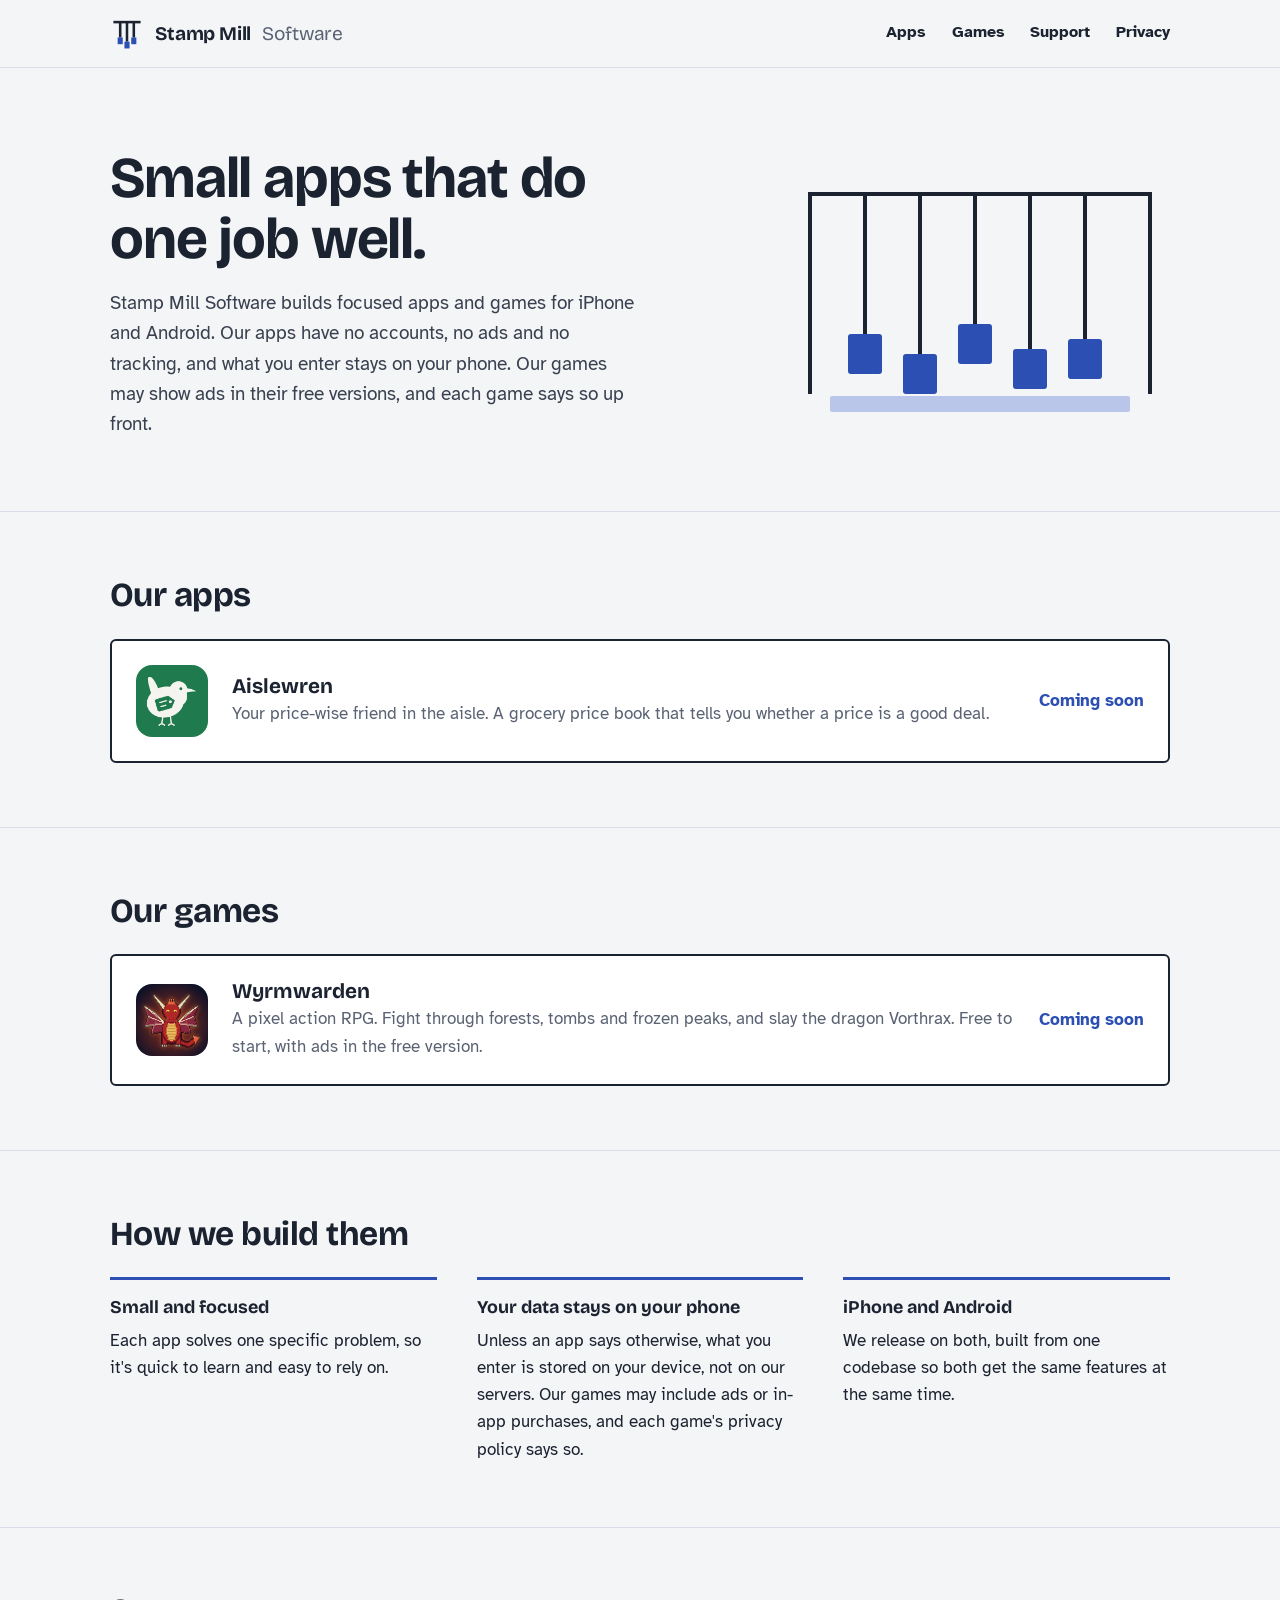
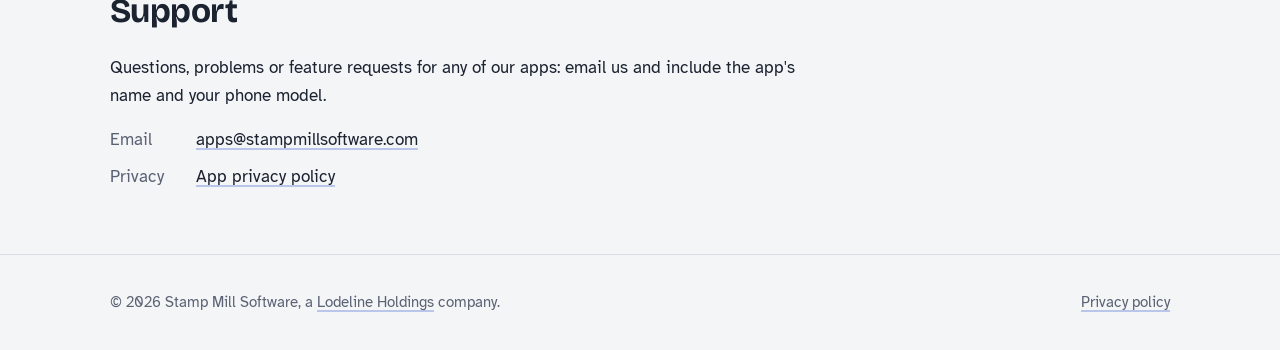
<file: index.html>
<!DOCTYPE html>
<html lang="en">
<head>
<meta charset="utf-8">
<meta name="viewport" content="width=device-width, initial-scale=1">
<title>Stamp Mill Software</title>
  <link rel="canonical" href="https://stampmillsoftware.com/">
<meta name="description" content="Stamp Mill Software builds small, private, useful apps for iPhone and Android, starting with Aislewren, a grocery price book.">
<link rel="icon" href="favicon.svg" type="image/svg+xml">
<link rel="stylesheet" href="/fonts.css">
<link rel="stylesheet" href="styles.css">
</head>
<body>
<header class="site-header">
  <div class="wrap">
    <a class="brand" href="/" aria-current="page">
      <svg class="mark" viewBox="0 0 40 40" aria-hidden="true"><path class="frame" d="M4 6h32"/><line class="stem" x1="12" y1="6" x2="12" y2="24"/><line class="stem" x1="20" y1="6" x2="20" y2="29"/><line class="stem" x1="28" y1="6" x2="28" y2="24"/><rect class="shoe" x="9" y="24" width="6" height="8"/><rect class="shoe" x="17" y="29" width="6" height="8"/><rect class="shoe" x="25" y="24" width="6" height="8"/></svg>
      Stamp Mill <span>Software</span>
    </a>
    <nav class="site-nav" aria-label="Main">
      <a href="#apps">Apps</a>
      <a href="#games">Games</a>
      <a href="#support">Support</a>
      <a href="privacy.html">Privacy</a>
    </nav>
  </div>
</header>

<main>
  <div class="hero">
    <div class="wrap">
      <div>
        <h1>Small apps that do one job well.</h1>
        <p>Stamp Mill Software builds focused apps and games for iPhone and Android. Our apps have no accounts, no ads and no tracking, and what you enter stays on your phone. Our games may show ads in their free versions, and each game says so up front.</p>
      </div>
      <svg class="battery" viewBox="0 0 380 260" role="img" aria-label="A five-stamp mill, our namesake">
        <path class="beam" d="M20 230V30h340v200"/>
        <g class="stamp"><line x1="75" y1="30" x2="75" y2="170"/><rect x="58" y="170" width="34" height="40" rx="3"/></g>
        <g class="stamp"><line x1="130" y1="30" x2="130" y2="190"/><rect x="113" y="190" width="34" height="40" rx="3"/></g>
        <g class="stamp"><line x1="185" y1="30" x2="185" y2="160"/><rect x="168" y="160" width="34" height="40" rx="3"/></g>
        <g class="stamp"><line x1="240" y1="30" x2="240" y2="185"/><rect x="223" y="185" width="34" height="40" rx="3"/></g>
        <g class="stamp"><line x1="295" y1="30" x2="295" y2="175"/><rect x="278" y="175" width="34" height="40" rx="3"/></g>
        <rect class="bed" x="40" y="232" width="300" height="16" rx="2"/>
      </svg>
    </div>
  </div>

  <section id="apps">
    <div class="wrap">
      <h2>Our apps</h2>
      <ul class="app-list">
        <li>
          <a class="app-card" href="aislewren.html">
            <img src="aislewren-icon.png" width="72" height="72" alt="">
            <span>
              <strong>Aislewren</strong>
              <span class="tag">Your price-wise friend in the aisle. A grocery price book that tells you whether a price is a good deal.</span>
            </span>
            <span class="status">Coming soon</span>
          </a>
        </li>
      </ul>
    </div>
  </section>

  <section id="games">
    <div class="wrap">
      <h2>Our games</h2>
      <ul class="app-list">
        <li>
          <a class="app-card" href="wyrmwarden.html">
            <img src="wyrmwarden-icon.png" width="72" height="72" alt="">
            <span>
              <strong>Wyrmwarden</strong>
              <span class="tag">A pixel action RPG. Fight through forests, tombs and frozen peaks, and slay the dragon Vorthrax. Free to start, with ads in the free version.</span>
            </span>
            <span class="status">Coming soon</span>
          </a>
        </li>
      </ul>
    </div>
  </section>

  <section>
    <div class="wrap">
      <h2>How we build them</h2>
      <div class="principles">
        <div>
          <h3>Small and focused</h3>
          <p>Each app solves one specific problem, so it's quick to learn and easy to rely on.</p>
        </div>
        <div>
          <h3>Your data stays on your phone</h3>
          <p>Unless an app says otherwise, what you enter is stored on your device, not on our servers. Our games may include ads or in-app purchases, and each game's privacy policy says so.</p>
        </div>
        <div>
          <h3>iPhone and Android</h3>
          <p>We release on both, built from one codebase so both get the same features at the same time.</p>
        </div>
      </div>
    </div>
  </section>

  <section id="support" class="contact">
    <div class="wrap">
      <h2>Support</h2>
      <p>Questions, problems or feature requests for any of our apps: email us and include the app's name and your phone model.</p>
      <dl>
        <dt>Email</dt>
        <dd><a href="mailto:apps@stampmillsoftware.com">apps@stampmillsoftware.com</a></dd>
        <dt>Privacy</dt>
        <dd><a href="privacy.html">App privacy policy</a></dd>
      </dl>
    </div>
  </section>
</main>

<footer class="site-footer">
  <div class="wrap">
    <span>© 2026 Stamp Mill Software, a <a href="https://lodelineholdings.com/">Lodeline Holdings</a> company.</span>
    <span><a href="privacy.html">Privacy policy</a></span>
  </div>
</footer>
</body>
</html>
</file>
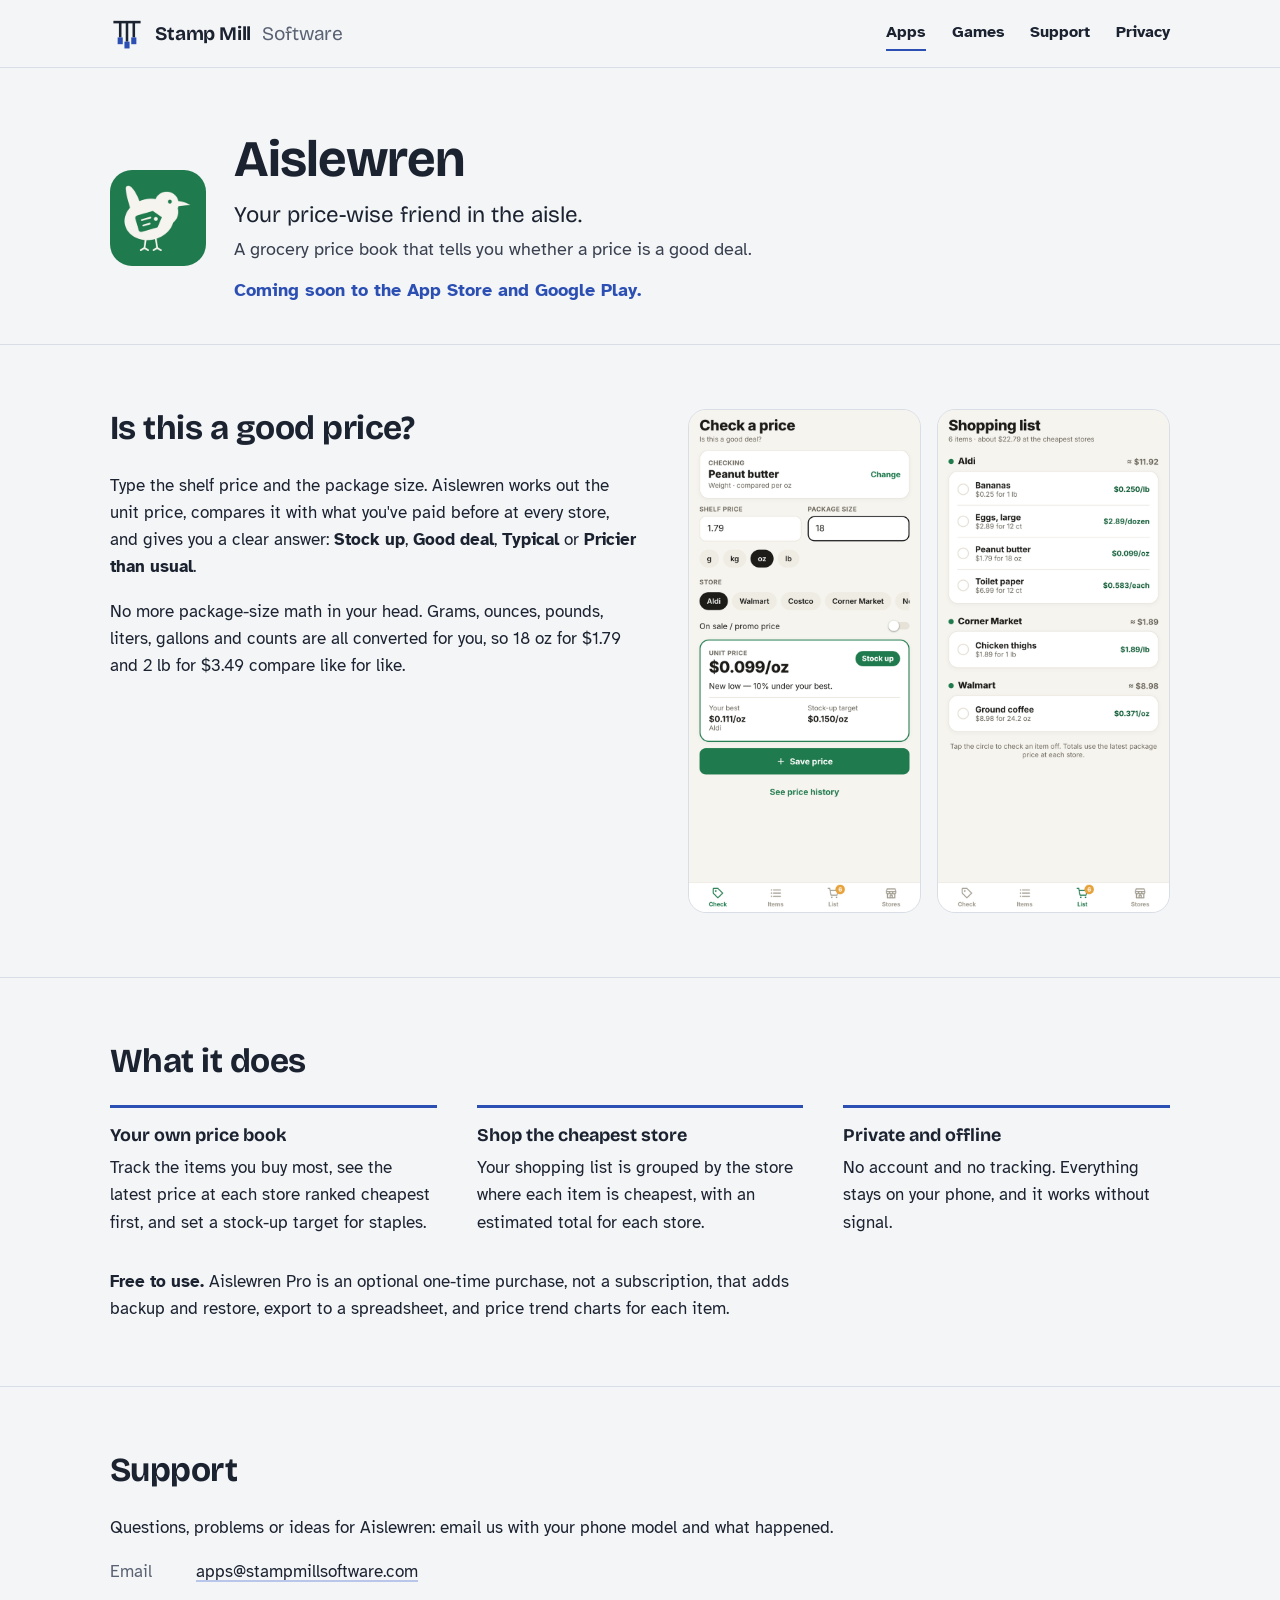
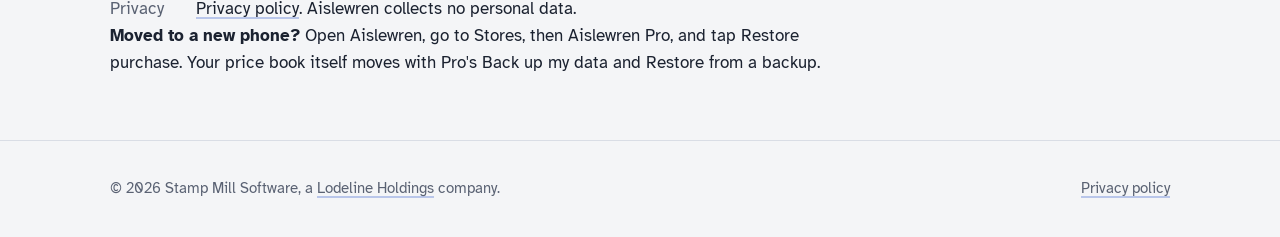
<file: aislewren.html>
<!DOCTYPE html>
<html lang="en">
<head>
<meta charset="utf-8">
<meta name="viewport" content="width=device-width, initial-scale=1">
<title>Aislewren · Stamp Mill Software</title>
  <link rel="canonical" href="https://stampmillsoftware.com/aislewren.html">
<meta name="description" content="Aislewren, your price-wise friend in the aisle: a private, offline grocery price book. Type the shelf price and size, and see in seconds whether it&#39;s a good deal.">
<link rel="icon" href="favicon.svg" type="image/svg+xml">
<link rel="stylesheet" href="/fonts.css">
<link rel="stylesheet" href="styles.css">
</head>
<body>
<header class="site-header">
  <div class="wrap">
    <a class="brand" href="/">
      <svg class="mark" viewBox="0 0 40 40" aria-hidden="true"><path class="frame" d="M4 6h32"/><line class="stem" x1="12" y1="6" x2="12" y2="24"/><line class="stem" x1="20" y1="6" x2="20" y2="29"/><line class="stem" x1="28" y1="6" x2="28" y2="24"/><rect class="shoe" x="9" y="24" width="6" height="8"/><rect class="shoe" x="17" y="29" width="6" height="8"/><rect class="shoe" x="25" y="24" width="6" height="8"/></svg>
      Stamp Mill <span>Software</span>
    </a>
    <nav class="site-nav" aria-label="Main">
      <a href="/#apps" aria-current="page">Apps</a>
      <a href="/#games">Games</a>
      <a href="/#support">Support</a>
      <a href="privacy.html">Privacy</a>
    </nav>
  </div>
</header>

<main>
  <div class="page-head app-head">
    <div class="wrap">
      <img class="app-icon" src="aislewren-icon.png" width="96" height="96" alt="Aislewren app icon: a wren carrying a price tag">
      <div>
        <h1>Aislewren</h1>
        <p class="slogan">Your price-wise friend in the aisle.</p>
        <p>A grocery price book that tells you whether a price is a good deal.</p>
        <p class="status-line">Coming soon to the App Store and Google Play.</p>
      </div>
    </div>
  </div>

  <section>
    <div class="wrap app-intro">
      <div>
        <h2>Is this a good price?</h2>
        <p>Type the shelf price and the package size. Aislewren works out the unit price, compares it with what you've paid before at every store, and gives you a clear answer: <strong>Stock up</strong>, <strong>Good deal</strong>, <strong>Typical</strong> or <strong>Pricier than usual</strong>.</p>
        <p>No more package-size math in your head. Grams, ounces, pounds, liters, gallons and counts are all converted for you, so 18 oz for $1.79 and 2 lb for $3.49 compare like for like.</p>
      </div>
      <div class="phones">
        <img src="aislewren-check.png" width="330" height="717" alt="Aislewren checking a price for peanut butter: $0.099 per ounce, marked Stock up">
        <img src="aislewren-list.png" width="330" height="717" alt="Aislewren shopping list grouped by the store where each item is cheapest">
      </div>
    </div>
  </section>

  <section>
    <div class="wrap">
      <h2>What it does</h2>
      <div class="principles">
        <div>
          <h3>Your own price book</h3>
          <p>Track the items you buy most, see the latest price at each store ranked cheapest first, and set a stock-up target for staples.</p>
        </div>
        <div>
          <h3>Shop the cheapest store</h3>
          <p>Your shopping list is grouped by the store where each item is cheapest, with an estimated total for each store.</p>
        </div>
        <div>
          <h3>Private and offline</h3>
          <p>No account and no tracking. Everything stays on your phone, and it works without signal.</p>
        </div>
      </div>
      <p class="pro-note"><strong>Free to use.</strong> Aislewren Pro is an optional one-time purchase, not a subscription, that adds backup and restore, export to a spreadsheet, and price trend charts for each item.</p>
    </div>
  </section>

  <section id="support" class="contact">
    <div class="wrap">
      <h2>Support</h2>
      <p>Questions, problems or ideas for Aislewren: email us with your phone model and what happened.</p>
      <dl>
        <dt>Email</dt>
        <dd><a href="mailto:apps@stampmillsoftware.com">apps@stampmillsoftware.com</a></dd>
        <dt>Privacy</dt>
        <dd><a href="privacy.html">Privacy policy</a>. Aislewren collects no personal data.</dd>
      </dl>
      <p class="pro-note"><strong>Moved to a new phone?</strong> Open Aislewren, go to Stores, then Aislewren Pro, and tap Restore purchase. Your price book itself moves with Pro's Back up my data and Restore from a backup.</p>
    </div>
  </section>
</main>

<footer class="site-footer">
  <div class="wrap">
    <span>© 2026 Stamp Mill Software, a <a href="https://lodelineholdings.com/">Lodeline Holdings</a> company.</span>
    <span><a href="privacy.html">Privacy policy</a></span>
  </div>
</footer>
</body>
</html>
</file>
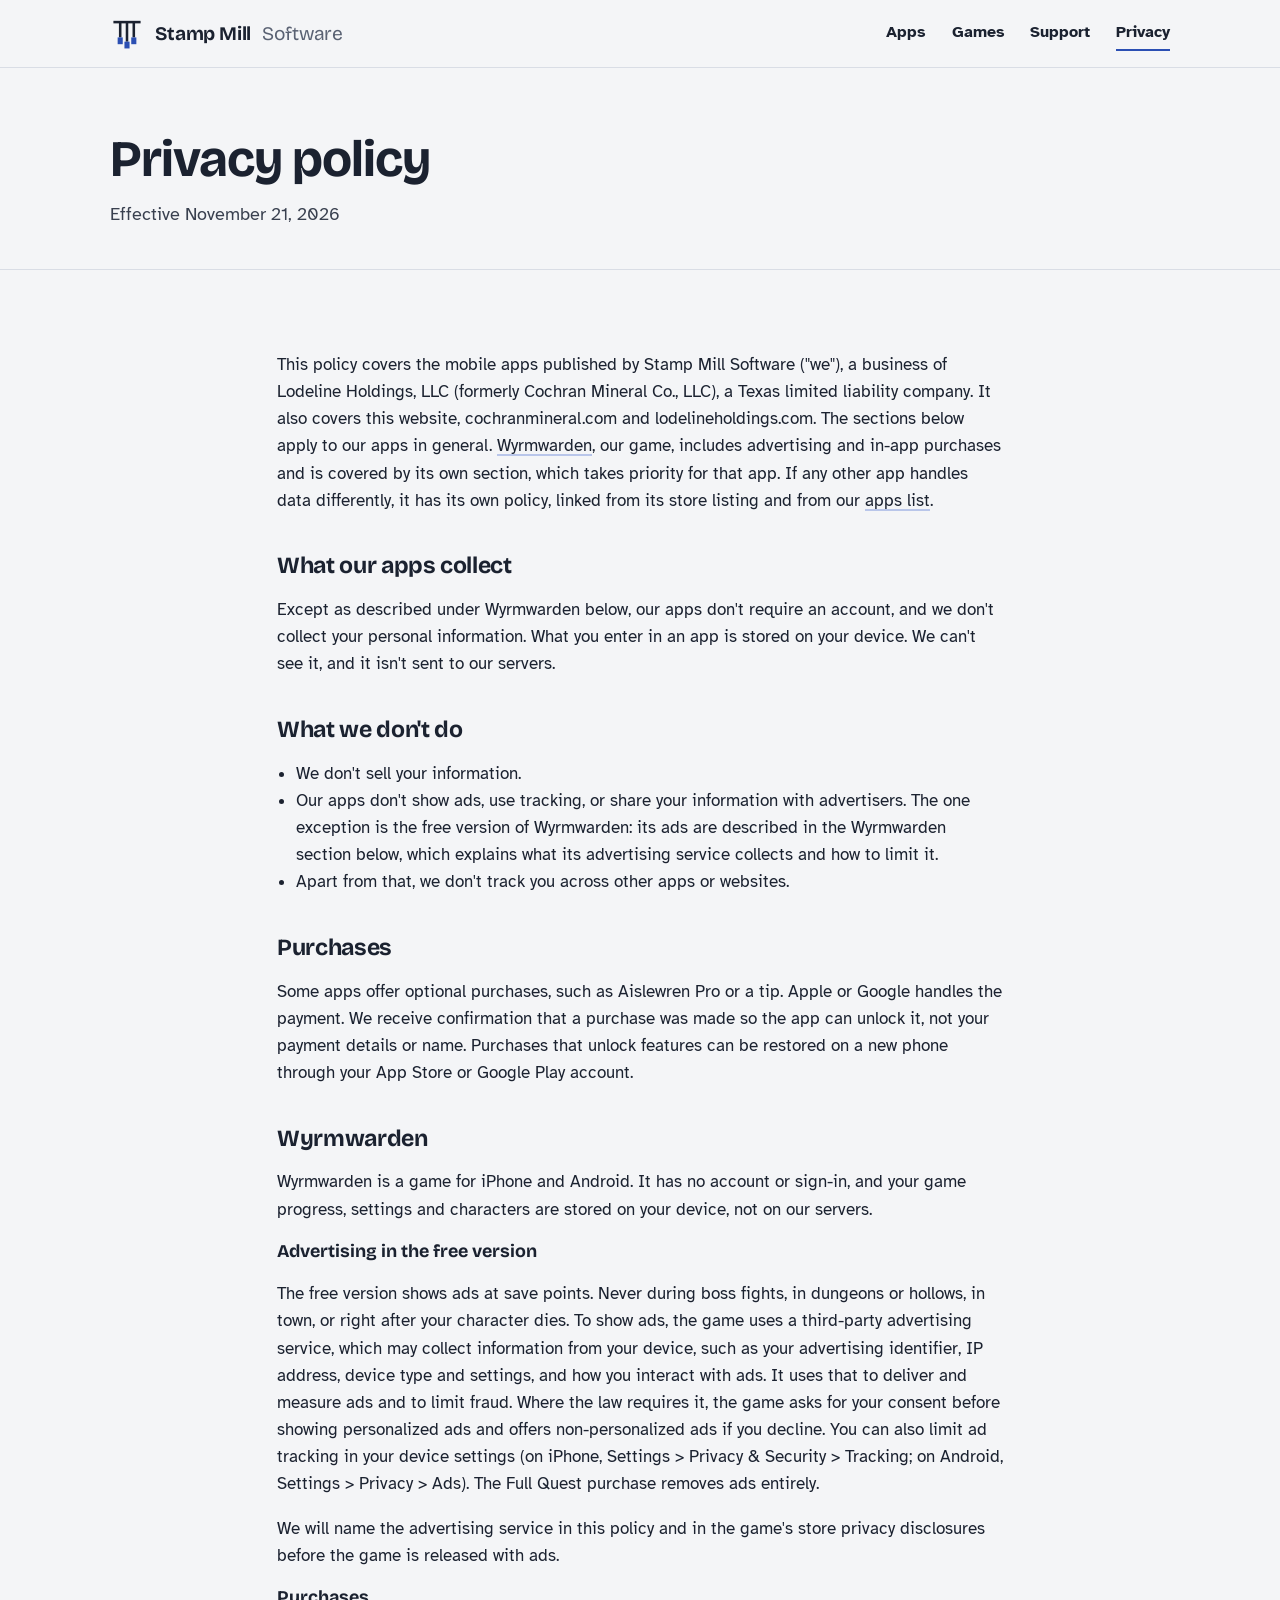
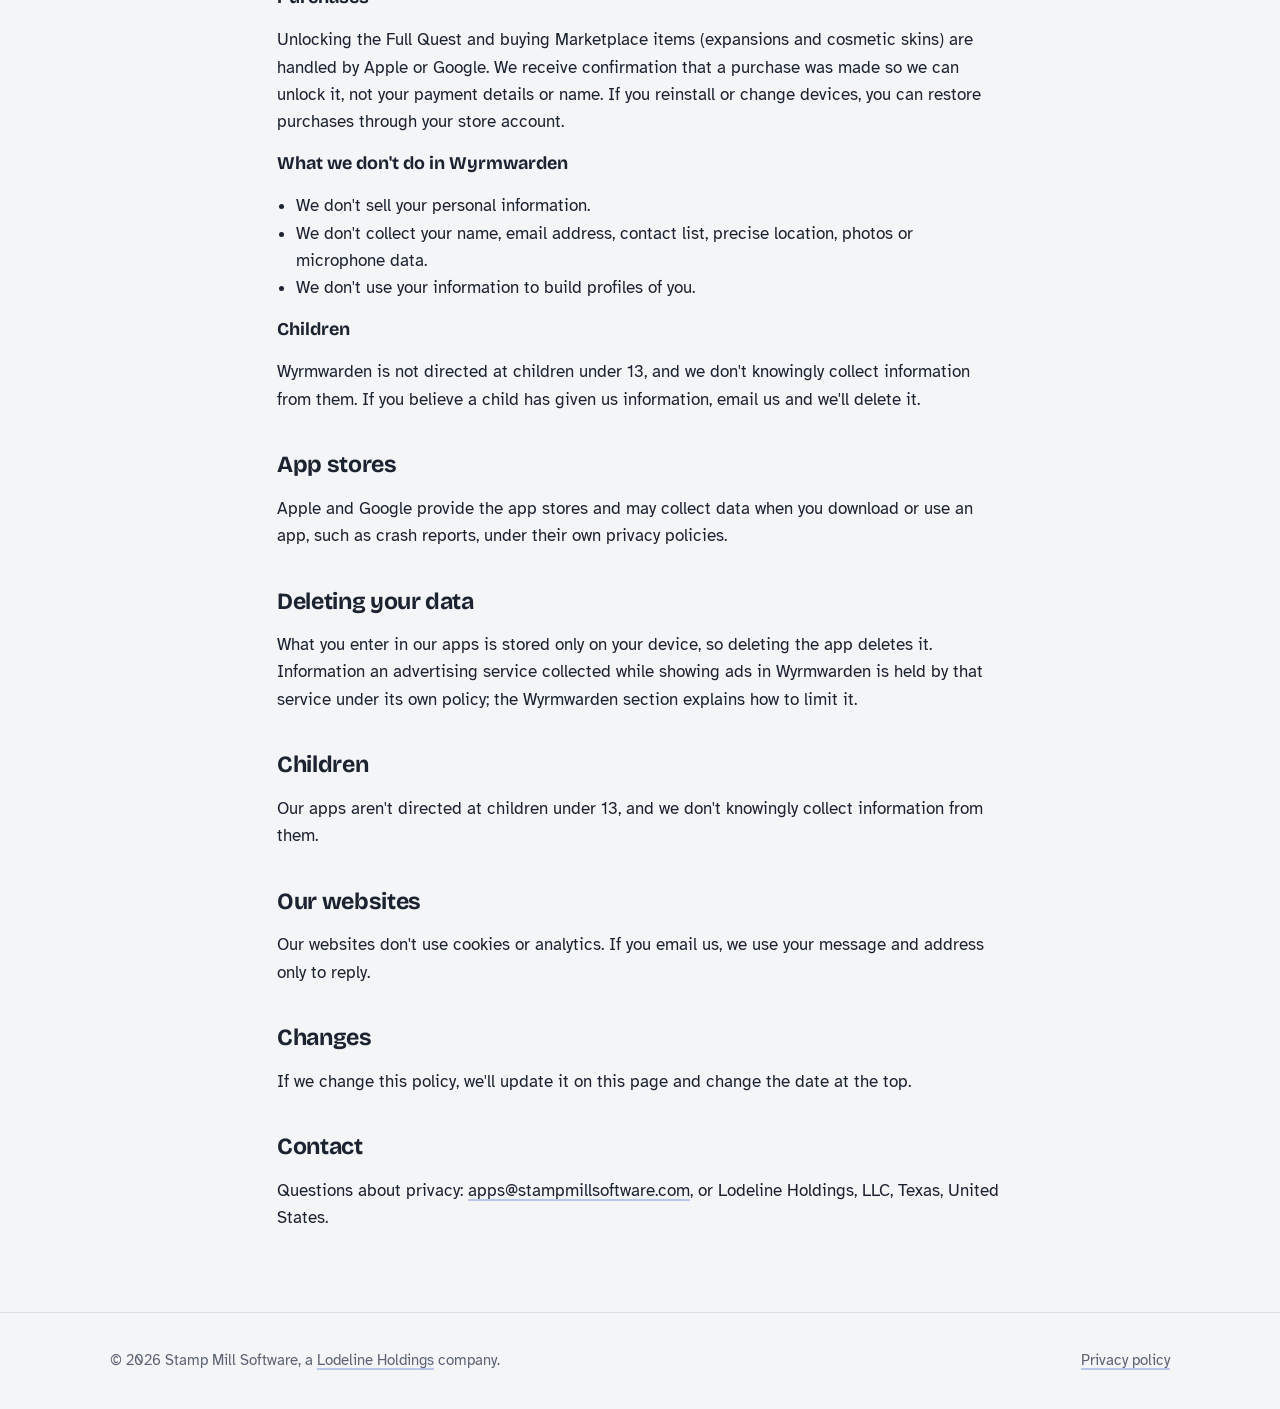
<file: privacy.html>
<!DOCTYPE html>
<html lang="en">
<head>
<meta charset="utf-8">
<meta name="viewport" content="width=device-width, initial-scale=1">
<title>Privacy policy · Stamp Mill Software</title>
  <link rel="canonical" href="https://stampmillsoftware.com/privacy.html">
<meta name="description" content="Privacy policy for apps, games and websites from Stamp Mill Software, Cochran Mineral Company and Lodeline Holdings.">
<link rel="icon" href="favicon.svg" type="image/svg+xml">
<link rel="stylesheet" href="/fonts.css">
<link rel="stylesheet" href="styles.css">
</head>
<body>
<header class="site-header">
  <div class="wrap">
    <a class="brand" href="/">
      <svg class="mark" viewBox="0 0 40 40" aria-hidden="true"><path class="frame" d="M4 6h32"/><line class="stem" x1="12" y1="6" x2="12" y2="24"/><line class="stem" x1="20" y1="6" x2="20" y2="29"/><line class="stem" x1="28" y1="6" x2="28" y2="24"/><rect class="shoe" x="9" y="24" width="6" height="8"/><rect class="shoe" x="17" y="29" width="6" height="8"/><rect class="shoe" x="25" y="24" width="6" height="8"/></svg>
      Stamp Mill <span>Software</span>
    </a>
    <nav class="site-nav" aria-label="Main">
      <a href="/#apps">Apps</a>
      <a href="/#games">Games</a>
      <a href="/#support">Support</a>
      <a href="privacy.html" aria-current="page">Privacy</a>
    </nav>
  </div>
</header>

<main>
  <div class="page-head">
    <div class="wrap">
      <h1>Privacy policy</h1>
      <p class="effective">Effective November 21, 2026</p>
    </div>
  </div>

  <section>
    <div class="wrap policy">
      <p>This policy covers the mobile apps published by Stamp Mill Software ("we"), a business of Lodeline Holdings, LLC (formerly Cochran Mineral Co., LLC), a Texas limited liability company. It also covers this website, cochranmineral.com and lodelineholdings.com. The sections below apply to our apps in general. <a href="#wyrmwarden">Wyrmwarden</a>, our game, includes advertising and in-app purchases and is covered by its own section, which takes priority for that app. If any other app handles data differently, it has its own policy, linked from its store listing and from our <a href="/#apps">apps list</a>.</p>

      <h2>What our apps collect</h2>
      <p>Except as described under Wyrmwarden below, our apps don't require an account, and we don't collect your personal information. What you enter in an app is stored on your device. We can't see it, and it isn't sent to our servers.</p>

      <h2>What we don't do</h2>
      <ul>
        <li>We don't sell your information.</li>
        <li>Our apps don't show ads, use tracking, or share your information with advertisers. The one exception is the free version of Wyrmwarden: its ads are described in the Wyrmwarden section below, which explains what its advertising service collects and how to limit it.</li>
        <li>Apart from that, we don't track you across other apps or websites.</li>
      </ul>

      <h2>Purchases</h2>
      <p>Some apps offer optional purchases, such as Aislewren Pro or a tip. Apple or Google handles the payment. We receive confirmation that a purchase was made so the app can unlock it, not your payment details or name. Purchases that unlock features can be restored on a new phone through your App Store or Google Play account.</p>

      <h2 id="wyrmwarden">Wyrmwarden</h2>
      <p>Wyrmwarden is a game for iPhone and Android. It has no account or sign-in, and your game progress, settings and characters are stored on your device, not on our servers.</p>
      <h3>Advertising in the free version</h3>
      <p>The free version shows ads at save points. Never during boss fights, in dungeons or hollows, in town, or right after your character dies. To show ads, the game uses a third-party advertising service, which may collect information from your device, such as your advertising identifier, IP address, device type and settings, and how you interact with ads. It uses that to deliver and measure ads and to limit fraud. Where the law requires it, the game asks for your consent before showing personalized ads and offers non-personalized ads if you decline. You can also limit ad tracking in your device settings (on iPhone, Settings &gt; Privacy &amp; Security &gt; Tracking; on Android, Settings &gt; Privacy &gt; Ads). The Full Quest purchase removes ads entirely.</p>
      <p>We will name the advertising service in this policy and in the game's store privacy disclosures before the game is released with ads.</p>
      <h3>Purchases</h3>
      <p>Unlocking the Full Quest and buying Marketplace items (expansions and cosmetic skins) are handled by Apple or Google. We receive confirmation that a purchase was made so we can unlock it, not your payment details or name. If you reinstall or change devices, you can restore purchases through your store account.</p>
      <h3>What we don't do in Wyrmwarden</h3>
      <ul>
        <li>We don't sell your personal information.</li>
        <li>We don't collect your name, email address, contact list, precise location, photos or microphone data.</li>
        <li>We don't use your information to build profiles of you.</li>
      </ul>
      <h3>Children</h3>
      <p>Wyrmwarden is not directed at children under 13, and we don't knowingly collect information from them. If you believe a child has given us information, email us and we'll delete it.</p>

      <h2>App stores</h2>
      <p>Apple and Google provide the app stores and may collect data when you download or use an app, such as crash reports, under their own privacy policies.</p>

      <h2>Deleting your data</h2>
      <p>What you enter in our apps is stored only on your device, so deleting the app deletes it. Information an advertising service collected while showing ads in Wyrmwarden is held by that service under its own policy; the Wyrmwarden section explains how to limit it.</p>

      <h2>Children</h2>
      <p>Our apps aren't directed at children under 13, and we don't knowingly collect information from them.</p>

      <h2>Our websites</h2>
      <p>Our websites don't use cookies or analytics. If you email us, we use your message and address only to reply.</p>

      <h2>Changes</h2>
      <p>If we change this policy, we'll update it on this page and change the date at the top.</p>

      <h2>Contact</h2>
      <p>Questions about privacy: <a href="mailto:apps@stampmillsoftware.com">apps@stampmillsoftware.com</a>, or Lodeline Holdings, LLC, Texas, United States.</p>
    </div>
  </section>
</main>

<footer class="site-footer">
  <div class="wrap">
    <span>© 2026 Stamp Mill Software, a <a href="https://lodelineholdings.com/">Lodeline Holdings</a> company.</span>
    <span><a href="privacy.html">Privacy policy</a></span>
  </div>
</footer>
</body>
</html>
</file>
<file: fonts.css>
/* Self-hosted fonts (from Fontsource, SIL Open Font License), so pages make no requests to Google. */
/* Atkinson Hyperlegible 400.css latin-ext */
@font-face {
  font-family: 'Atkinson Hyperlegible';
  font-style: normal;
  font-display: swap;
  font-weight: 400;
  src: url(fonts/atkinson-hyperlegible-latin-ext-400-normal.woff2) format('woff2');
  unicode-range: U+0100-02BA,U+02BD-02C5,U+02C7-02CC,U+02CE-02D7,U+02DD-02FF,U+0304,U+0308,U+0329,U+1D00-1DBF,U+1E00-1E9F,U+1EF2-1EFF,U+2020,U+20A0-20AB,U+20AD-20C0,U+2113,U+2C60-2C7F,U+A720-A7FF;
}
/* Atkinson Hyperlegible 400.css latin */
@font-face {
  font-family: 'Atkinson Hyperlegible';
  font-style: normal;
  font-display: swap;
  font-weight: 400;
  src: url(fonts/atkinson-hyperlegible-latin-400-normal.woff2) format('woff2');
  unicode-range: U+0000-00FF,U+0131,U+0152-0153,U+02BB-02BC,U+02C6,U+02DA,U+02DC,U+0304,U+0308,U+0329,U+2000-206F,U+20AC,U+2122,U+2191,U+2193,U+2212,U+2215,U+FEFF,U+FFFD;
}
/* Atkinson Hyperlegible 700.css latin-ext */
@font-face {
  font-family: 'Atkinson Hyperlegible';
  font-style: normal;
  font-display: swap;
  font-weight: 700;
  src: url(fonts/atkinson-hyperlegible-latin-ext-700-normal.woff2) format('woff2');
  unicode-range: U+0100-02BA,U+02BD-02C5,U+02C7-02CC,U+02CE-02D7,U+02DD-02FF,U+0304,U+0308,U+0329,U+1D00-1DBF,U+1E00-1E9F,U+1EF2-1EFF,U+2020,U+20A0-20AB,U+20AD-20C0,U+2113,U+2C60-2C7F,U+A720-A7FF;
}
/* Atkinson Hyperlegible 700.css latin */
@font-face {
  font-family: 'Atkinson Hyperlegible';
  font-style: normal;
  font-display: swap;
  font-weight: 700;
  src: url(fonts/atkinson-hyperlegible-latin-700-normal.woff2) format('woff2');
  unicode-range: U+0000-00FF,U+0131,U+0152-0153,U+02BB-02BC,U+02C6,U+02DA,U+02DC,U+0304,U+0308,U+0329,U+2000-206F,U+20AC,U+2122,U+2191,U+2193,U+2212,U+2215,U+FEFF,U+FFFD;
}
/* Bricolage Grotesque opsz.css latin-ext */
@font-face {
  font-family: 'Bricolage Grotesque';
  font-style: normal;
  font-display: swap;
  font-weight: 200 800;
  src: url(fonts/bricolage-grotesque-latin-ext-opsz-normal.woff2) format('woff2');
  unicode-range: U+0100-02BA,U+02BD-02C5,U+02C7-02CC,U+02CE-02D7,U+02DD-02FF,U+0304,U+0308,U+0329,U+1D00-1DBF,U+1E00-1E9F,U+1EF2-1EFF,U+2020,U+20A0-20AB,U+20AD-20C0,U+2113,U+2C60-2C7F,U+A720-A7FF;
}
/* Bricolage Grotesque opsz.css latin */
@font-face {
  font-family: 'Bricolage Grotesque';
  font-style: normal;
  font-display: swap;
  font-weight: 200 800;
  src: url(fonts/bricolage-grotesque-latin-opsz-normal.woff2) format('woff2');
  unicode-range: U+0000-00FF,U+0131,U+0152-0153,U+02BB-02BC,U+02C6,U+02DA,U+02DC,U+0304,U+0308,U+0329,U+2000-206F,U+20AC,U+2122,U+2191,U+2193,U+2212,U+2215,U+FEFF,U+FFFD;
}
</file>
<file: styles.css>
/* Stamp Mill Software: stamp-ink blue on mill paper */
:root {
  --paper: #f4f5f7;
  --rule: #d9dde5;
  --ink: #1b2230;
  --muted: #5a6273;
  --stamp: #2b4fb3;        /* accent: rubber-stamp ink */
  --stamp-pale: #b9c6ea;
  --measure: 66ch;
  --head: "Bricolage Grotesque", "Segoe UI", system-ui, sans-serif;
  --body: "Atkinson Hyperlegible", system-ui, sans-serif;
}

* { box-sizing: border-box; }
html { -webkit-text-size-adjust: 100%; }
body { margin: 0; background: var(--paper); color: var(--ink); font: 400 1.0625rem/1.6 var(--body); }

a { color: var(--ink); text-decoration-color: var(--stamp-pale); text-underline-offset: 3px; text-decoration-thickness: 2px; }
a:hover { text-decoration-color: var(--stamp); }
a:focus-visible { outline: 3px solid var(--stamp); outline-offset: 3px; border-radius: 3px; }

.wrap { width: min(1060px, 100% - 3rem); margin-inline: auto; }

/* Header */
.site-header { border-bottom: 1px solid var(--rule); }
.site-header .wrap { display: flex; align-items: center; justify-content: space-between; gap: 1rem 2rem; padding-block: 1rem; flex-wrap: wrap; }
.brand { display: inline-flex; align-items: center; gap: 0.7rem; text-decoration: none; font: 700 1.2rem/1 var(--head); letter-spacing: -0.01em; }
.brand svg { width: 34px; height: 34px; flex: none; }
.brand span { font-weight: 400; color: var(--muted); }
.site-nav { display: flex; gap: 0.5rem 1.6rem; flex-wrap: wrap; font-weight: 700; font-size: 0.98rem; }
.site-nav a { text-decoration: none; padding-block: 0.25rem; border-bottom: 2px solid transparent; }
.site-nav a:hover { border-bottom-color: var(--stamp-pale); }
.site-nav a[aria-current="page"] { border-bottom-color: var(--stamp); }

/* Mark */
.mark .frame { fill: none; stroke: currentColor; stroke-width: 3; }
.mark .stem { stroke: currentColor; stroke-width: 3; }
.mark .shoe { fill: var(--stamp); }

/* Hero */
.hero { border-bottom: 1px solid var(--rule); }
.hero .wrap { display: grid; grid-template-columns: 1.25fr 1fr; gap: 3rem; align-items: center; padding-block: 5rem 4.5rem; }
.hero h1 { font: 700 clamp(2.3rem, 5vw, 3.6rem)/1.05 var(--head); letter-spacing: -0.02em; margin: 0 0 1.2rem; }
.hero p { font-size: 1.18rem; color: #39404f; margin: 0; max-width: 44ch; }

/* The battery: the one memorable thing */
.battery { width: 100%; max-width: 380px; justify-self: end; color: var(--ink); }
.battery .beam { fill: none; stroke: currentColor; stroke-width: 4; }
.battery .stamp line { stroke: currentColor; stroke-width: 4; }
.battery .stamp rect { fill: var(--stamp); }
.battery .bed { fill: var(--stamp-pale); }
@media (prefers-reduced-motion: no-preference) {
  .battery .stamp { animation: drop 0.5s cubic-bezier(.6,0,.4,1) both; }
  .battery .stamp:nth-child(2) { animation-delay: 0.12s; }
  .battery .stamp:nth-child(3) { animation-delay: 0.24s; }
  .battery .stamp:nth-child(4) { animation-delay: 0.36s; }
  .battery .stamp:nth-child(5) { animation-delay: 0.48s; }
  @keyframes drop { from { transform: translateY(-34px); } to { transform: translateY(0); } }
}

/* Sections */
main section { padding-block: 4rem; }
main section + section { border-top: 1px solid var(--rule); }
h2 { font: 700 clamp(1.6rem, 3vw, 2.1rem)/1.15 var(--head); letter-spacing: -0.015em; margin: 0 0 1.5rem; }
h3 { font: 700 1.12rem/1.3 var(--head); margin: 0 0 0.45rem; }
p { max-width: var(--measure); }

.app-list { list-style: none; padding: 0; margin: 0; }
.app-card { display: grid; grid-template-columns: auto 1fr auto; gap: 1.5rem; align-items: center; padding: 1.5rem; border: 2px solid var(--ink); border-radius: 6px; text-decoration: none; background: #fff; }
.app-card:hover { border-color: var(--stamp); }
.app-card img { border-radius: 16px; }
.app-card strong { display: block; font: 700 1.3rem/1.2 var(--head); }
.app-card .tag { display: block; color: var(--muted); }
.app-card .status { font-weight: 700; color: var(--stamp); white-space: nowrap; }

.principles { display: grid; grid-template-columns: repeat(3, 1fr); gap: 2.5rem; }
.principles > div { border-top: 3px solid var(--stamp); padding-top: 1rem; }
.principles p { margin: 0; }
.pro-note { margin: 2rem 0 0; max-width: 46rem; }

.contact dl { display: grid; grid-template-columns: max-content 1fr; gap: 0.6rem 2rem; margin: 0; }
.contact dt { color: var(--muted); }
.contact dd { margin: 0; }
.contact > .wrap > p { margin-top: 0; }

/* Inner pages */
.page-head { padding-block: 4rem 2.5rem; border-bottom: 1px solid var(--rule); }
.page-head h1 { font: 700 clamp(2.2rem, 4.5vw, 3.2rem)/1.08 var(--head); letter-spacing: -0.02em; margin: 0 0 0.8rem; }
.page-head p { font-size: 1.12rem; margin: 0; color: #39404f; }
.app-head .wrap { display: flex; gap: 1.75rem; align-items: center; }
.app-icon { border-radius: 22px; flex: none; }
.slogan { font: 400 1.4rem/1.3 var(--head) !important; color: var(--ink) !important; margin: 0 0 0.35rem !important; }
.status-line { margin-top: 0.75rem !important; font-weight: 700; color: var(--stamp) !important; }
.app-intro { display: grid; grid-template-columns: 1.1fr 1fr; gap: 3rem; align-items: start; }
.phones { display: grid; grid-template-columns: 1fr 1fr; gap: 1rem; }
.phones img { width: 100%; height: auto; border-radius: 18px; border: 1px solid var(--rule); }

.policy { max-width: var(--measure); }
.policy h2 { font-size: 1.45rem; margin: 2.4rem 0 0.7rem; }
.policy ul { padding-left: 1.2rem; }
.effective { color: var(--muted); font-size: 0.95rem; }

/* Footer */
.site-footer { border-top: 1px solid var(--rule); padding-block: 2.25rem; font-size: 0.92rem; color: var(--muted); }
.site-footer .wrap { display: flex; justify-content: space-between; gap: 1rem 1.5rem; flex-wrap: wrap; }
.site-footer a { color: var(--muted); }

@media (max-width: 760px) {
  .hero .wrap, .principles, .app-intro { grid-template-columns: 1fr; }
  .hero .wrap { padding-block: 3.5rem; gap: 2rem; }
  .battery { justify-self: start; max-width: 260px; }
  .app-card { grid-template-columns: auto 1fr; }
  .app-card .status { grid-column: 2; }
  .app-head .wrap { align-items: flex-start; }
  main section { padding-block: 3rem; }
}
</file>
